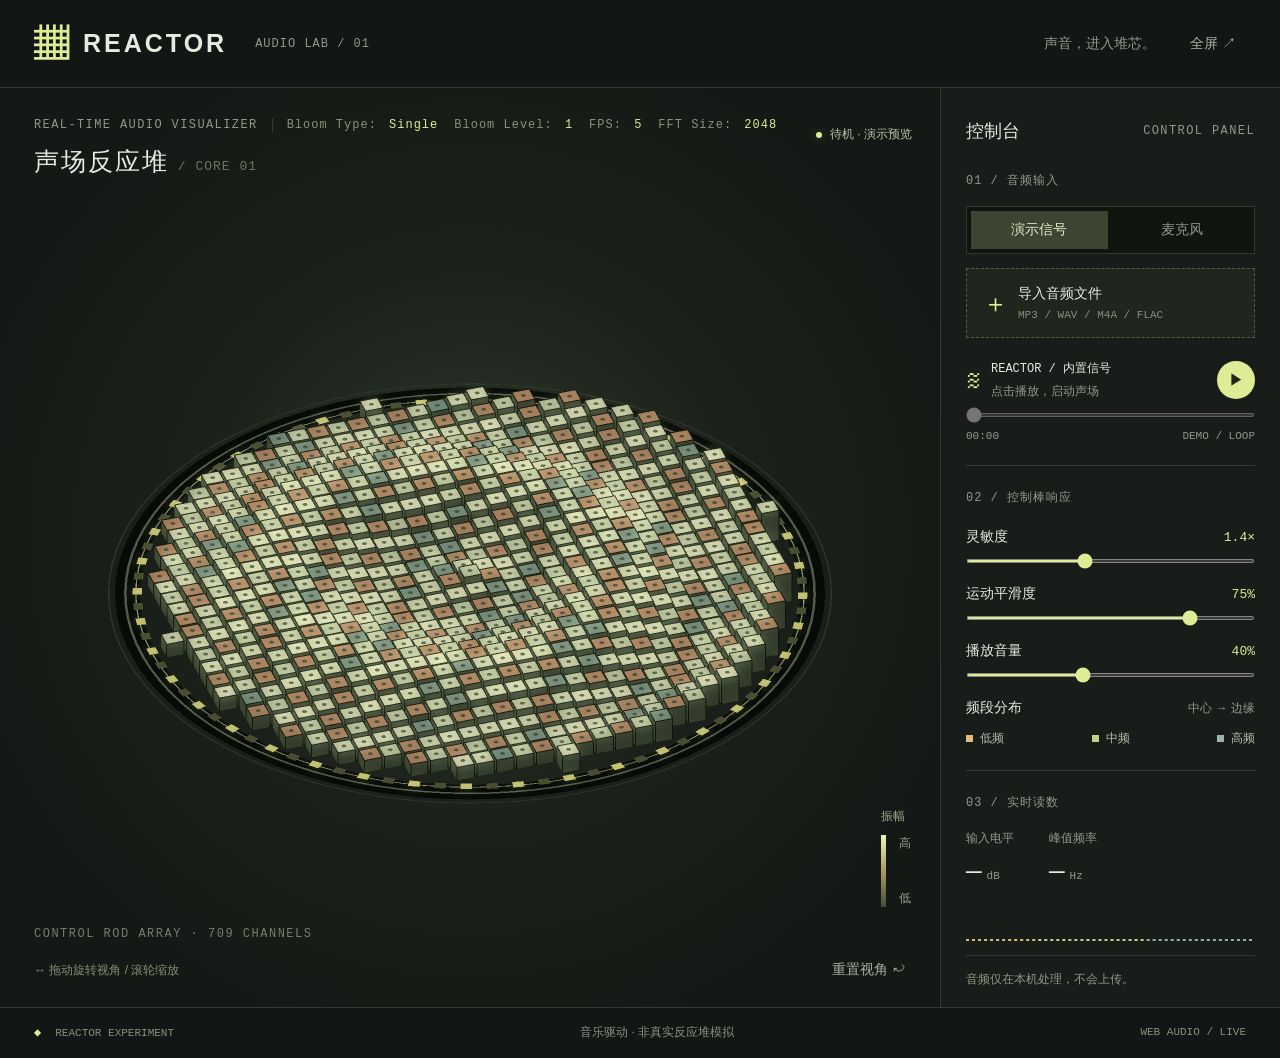
<file: WebGL1.0-Bloom/index.html>
<!doctype html>
<html lang="zh-CN">
<head>
  <meta charset="UTF-8">
  <meta name="viewport" content="width=device-width, initial-scale=1.0">
  <meta name="theme-color" content="#121614">
  <title>REACTOR — 声场反应堆</title>
  <meta name="description" content="让音乐驱动堆芯。基于控制棒阵列的实时音频可视化。">

  <link rel="icon" href="data:image/svg+xml,%3Csvg xmlns='http://www.w3.org/2000/svg' viewBox='0 0 32 32'%3E%3Crect width='32' height='32' rx='6' fill='%23121614'/%3E%3Cpath d='M7 23V15h4v8m3 0V6h4v17m3 0V11h4v12' stroke='%23dded84' stroke-width='3'/%3E%3C/svg%3E">
  <link rel="stylesheet" href="style.css">
</head>
<body>

  <header>
    <a class="brand" href="./">
      <span class="brand-icon">▦</span> REACTOR
      <span class="edition">AUDIO LAB / 01</span>
    </a>
    <span class="top-note">声音，进入堆芯。</span>
    <button id="fullscreen" class="plain">全屏 ↗</button>
  </header>

  <main>
    <section class="stage">

      <div class="stage-title">
        <div class="title-row">
          <div class="eyebrow">REAL-TIME AUDIO VISUALIZER</div>
          <div class="bloom-bar">
            <span>Bloom Type: <b id="bloomMode">—</b></span>
            <span>Bloom Level: <b id="bloomLevels">—</b></span>
            <span>FPS: <b id="fps">—</b></span>
            <span>FFT Size: <b id="fftSize">—</b></span>
          </div>
        </div>
        <h1>声场反应堆<span> / CORE 01</span></h1>
      </div>

      <div class="live">
        <i></i>
        <span id="status">待机 · 演示预览</span>
      </div>

      <canvas id="core" aria-label="圆形控制棒阵列，随音频频谱起伏的三维可视化"></canvas>

      <div class="axis top">
        CONTROL ROD ARRAY · <span id="count">709</span> CHANNELS
      </div>

      <div class="stage-bottom">
        <span>↔ 拖动旋转视角 <span class="desktop"> / 滚轮缩放</span></span>
        <button id="reset" class="plain">重置视角 ⤾</button>
      </div>

      <div class="scale">
        <span>振幅</span>
        <div></div>
        <span>高</span>
        <span>低</span>
      </div>

    </section>

    <aside>

      <div class="panel-title">
        <span>控制台</span>
        <span class="eyebrow">CONTROL PANEL</span>
      </div>

      <section class="source">
        <label class="caption">01 / 音频输入</label>

        <div class="source-tabs">
          <button id="demo" class="selected">演示信号</button>
          <button id="mic">麦克风</button>
        </div>

        <button id="upload" class="upload">
          <span>＋</span>
          <strong>导入音频文件</strong>
          <small>MP3 / WAV / M4A / FLAC</small>
        </button>
        <input id="file" type="file" hidden>

        <div class="track">
          <span class="track-icon">≋</span>
          <div>
            <strong id="trackname">REACTOR / 内置信号</strong>
            <small id="tracksub">点击播放，启动声场</small>
          </div>
          <button id="play" aria-label="播放">▶</button>
        </div>

        <div class="timeline">
          <input id="seek" aria-label="播放进度" type="range" min="0" max="100" value="0" step="0.1">
          <div>
            <span id="elapsed">00:00</span>
            <span id="duration">DEMO / LOOP</span>
          </div>
        </div>
      </section>

      <section>
        <label class="caption">02 / 控制棒响应</label>

        <div class="slider-title">
          <label for="gain">灵敏度</label>
          <output id="gainval">1.4×</output>
        </div>
        <input id="gain" type="range" min="0.3" max="3" value="1.4" step="0.1">

        <div class="slider-title">
          <label for="smooth">运动平滑度</label>
          <output id="smoothval">75%</output>
        </div>
        <input id="smooth" type="range" min="0" max="95" value="75">

        <div class="slider-title">
          <label for="volume">播放音量</label>
          <output id="volumeval">40%</output>
        </div>
        <input id="volume" type="range" min="0" max="100" value="40">

        <div class="slider-title">
          <span>频段分布</span>
          <span class="subtle">中心 → 边缘</span>
        </div>

        <div class="legend">
          <span><i class="low"></i>低频</span>
          <span><i class="mid"></i>中频</span>
          <span><i class="high"></i>高频</span>
        </div>
      </section>

      <section class="readings">
        <label class="caption">03 / 实时读数</label>

        <div class="meters">
          <div>
            <span>输入电平</span>
            <strong id="level">—<small>dB</small></strong>
          </div>
          <div>
            <span>峰值频率</span>
            <strong id="freq">—<small>Hz</small></strong>
          </div>
        </div>

        <canvas id="spectrum" aria-label="实时频谱"></canvas>
      </section>

      <p id="message" role="status">音频仅在本机处理，不会上传。</p>
    </aside>
  </main>

  <footer>
    <span><b>◈</b> REACTOR EXPERIMENT</span>
    <span>音乐驱动 · 非真实反应堆模拟</span>
    <span>WEB AUDIO / LIVE</span>
  </footer>

  <script src="app.js"></script>
</body>
</html>
</file>
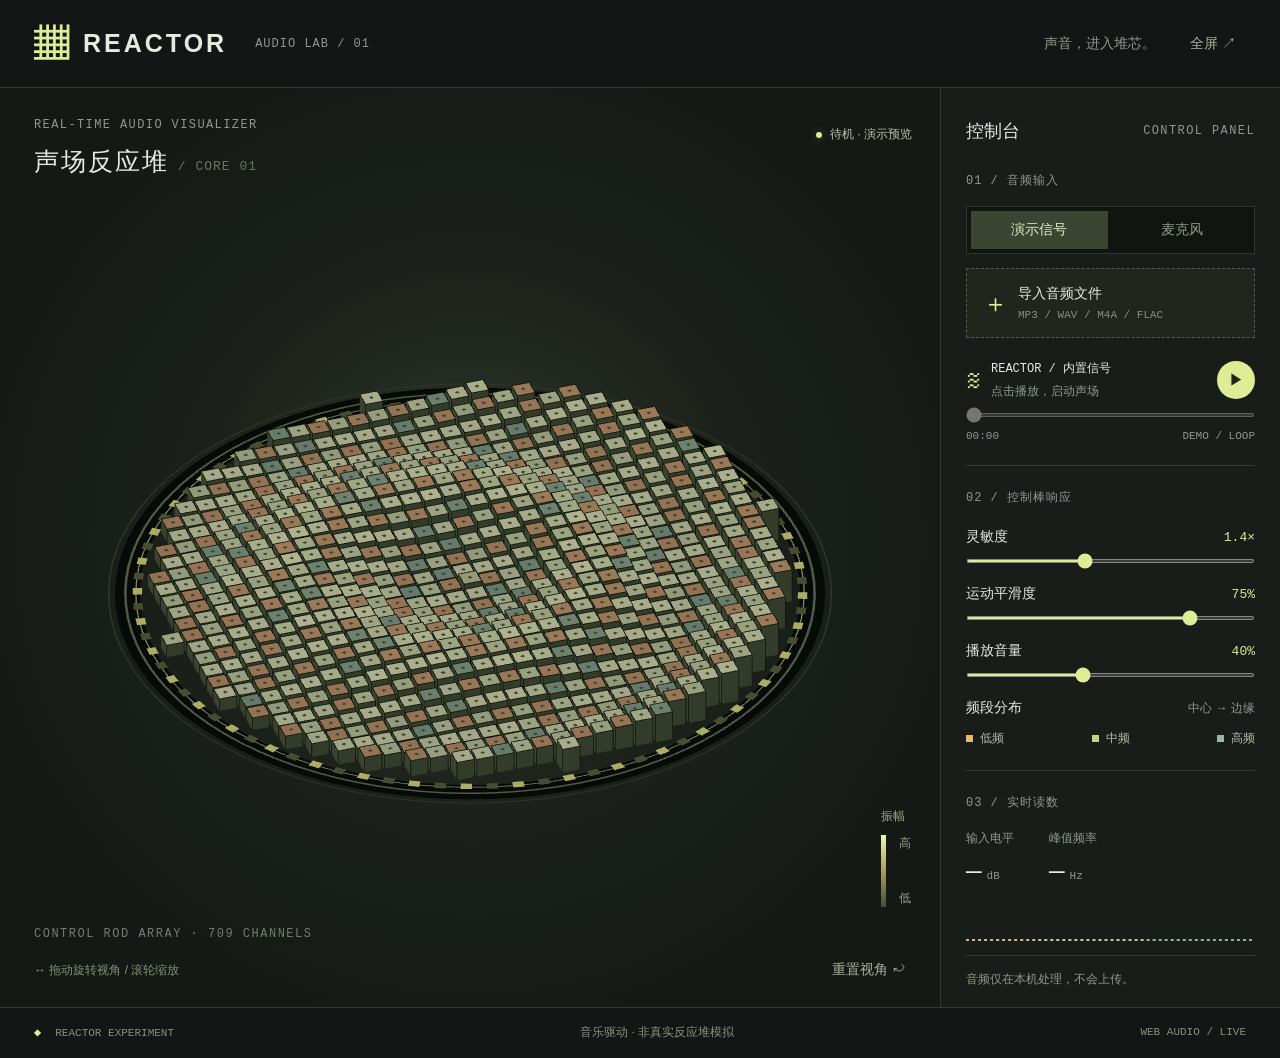
<file: WebGL1.0/index.html>
<!doctype html>
<html lang="zh-CN">
<head>
  <meta charset="UTF-8">
  <meta name="viewport" content="width=device-width, initial-scale=1.0">
  <meta name="theme-color" content="#121614">
  <title>REACTOR — 声场反应堆</title>
  <meta name="description" content="让音乐驱动堆芯。基于控制棒阵列的实时音频可视化。">

  <link rel="icon" href="data:image/svg+xml,%3Csvg xmlns='http://www.w3.org/2000/svg' viewBox='0 0 32 32'%3E%3Crect width='32' height='32' rx='6' fill='%23121614'/%3E%3Cpath d='M7 23V15h4v8m3 0V6h4v17m3 0V11h4v12' stroke='%23dded84' stroke-width='3'/%3E%3C/svg%3E">
  <link rel="stylesheet" href="style.css">
</head>
<body>

  <header>
    <a class="brand" href="./">
      <span class="brand-icon">▦</span> REACTOR
      <span class="edition">AUDIO LAB / 01</span>
    </a>
    <span class="top-note">声音，进入堆芯。</span>
    <button id="fullscreen" class="plain">全屏 ↗</button>
  </header>

  <main>
    <section class="stage">

      <div class="stage-title">
        <div class="eyebrow">REAL-TIME AUDIO VISUALIZER</div>
        <h1>声场反应堆<span> / CORE 01</span></h1>
      </div>

      <div class="live">
        <i></i>
        <span id="status">待机 · 演示预览</span>
      </div>

      <canvas id="core" aria-label="圆形控制棒阵列，随音频频谱起伏的三维可视化"></canvas>

      <div class="axis top">
        CONTROL ROD ARRAY · <span id="count">709</span> CHANNELS
      </div>

      <div class="stage-bottom">
        <span>↔ 拖动旋转视角 <span class="desktop"> / 滚轮缩放</span></span>
        <button id="reset" class="plain">重置视角 ⤾</button>
      </div>

      <div class="scale">
        <span>振幅</span>
        <div></div>
        <span>高</span>
        <span>低</span>
      </div>

    </section>

    <aside>

      <div class="panel-title">
        <span>控制台</span>
        <span class="eyebrow">CONTROL PANEL</span>
      </div>

      <section class="source">
        <label class="caption">01 / 音频输入</label>

        <div class="source-tabs">
          <button id="demo" class="selected">演示信号</button>
          <button id="mic">麦克风</button>
        </div>

        <button id="upload" class="upload">
          <span>＋</span>
          <strong>导入音频文件</strong>
          <small>MP3 / WAV / M4A / FLAC</small>
        </button>
        <input id="file" type="file" hidden>

        <div class="track">
          <span class="track-icon">≋</span>
          <div>
            <strong id="trackname">REACTOR / 内置信号</strong>
            <small id="tracksub">点击播放，启动声场</small>
          </div>
          <button id="play" aria-label="播放">▶</button>
        </div>

        <div class="timeline">
          <input id="seek" aria-label="播放进度" type="range" min="0" max="100" value="0" step="0.1">
          <div>
            <span id="elapsed">00:00</span>
            <span id="duration">DEMO / LOOP</span>
          </div>
        </div>
      </section>

      <section>
        <label class="caption">02 / 控制棒响应</label>

        <div class="slider-title">
          <label for="gain">灵敏度</label>
          <output id="gainval">1.4×</output>
        </div>
        <input id="gain" type="range" min="0.3" max="3" value="1.4" step="0.1">

        <div class="slider-title">
          <label for="smooth">运动平滑度</label>
          <output id="smoothval">75%</output>
        </div>
        <input id="smooth" type="range" min="0" max="95" value="75">

        <div class="slider-title">
          <label for="volume">播放音量</label>
          <output id="volumeval">40%</output>
        </div>
        <input id="volume" type="range" min="0" max="100" value="40">

        <div class="slider-title">
          <span>频段分布</span>
          <span class="subtle">中心 → 边缘</span>
        </div>

        <div class="legend">
          <span><i class="low"></i>低频</span>
          <span><i class="mid"></i>中频</span>
          <span><i class="high"></i>高频</span>
        </div>
      </section>

      <section class="readings">
        <label class="caption">03 / 实时读数</label>

        <div class="meters">
          <div>
            <span>输入电平</span>
            <strong id="level">—<small>dB</small></strong>
          </div>
          <div>
            <span>峰值频率</span>
            <strong id="freq">—<small>Hz</small></strong>
          </div>
        </div>

        <canvas id="spectrum" aria-label="实时频谱"></canvas>
      </section>

      <p id="message" role="status">音频仅在本机处理，不会上传。</p>
    </aside>
  </main>

  <footer>
    <span><b>◈</b> REACTOR EXPERIMENT</span>
    <span>音乐驱动 · 非真实反应堆模拟</span>
    <span>WEB AUDIO / LIVE</span>
  </footer>

  <script src="app.js"></script>
</body>
</html>
</file>
<file: WebGL1.0-Bloom/style.css>
:root{color-scheme:dark;--bg:#121614;--panel:#191d1a;--line:#343a32;--muted:#8e998a;--text:#e6eadf;--accent:#deec95}
*{box-sizing:border-box}
.title-row{display:flex;align-items:baseline;gap:14px;white-space:nowrap}
.bloom-bar{display:flex;gap:16px;align-items:baseline;padding-left:14px;border-left:1px solid var(--line);font:12px monospace;color:#87917e;letter-spacing:1px}
.bloom-bar b{color:var(--accent);font-weight:400;margin-left:4px}
@media(max-width:700px){.bloom-bar{display:none}}
body{margin:0;background:var(--bg);color:var(--text);font-family:Arial,"PingFang SC",sans-serif;font-size:16px}
button,a,input{-webkit-tap-highlight-color:transparent}
button{font:inherit;color:inherit;cursor:pointer}
button:focus-visible,a:focus-visible,input:focus-visible{outline:2px solid var(--accent);outline-offset:4px}

header{height:88px;padding:0 34px;display:flex;align-items:center;gap:24px;border-bottom:1px solid var(--line)}
.brand{text-decoration:none;color:var(--text);font-size:25px;letter-spacing:3px;font-weight:700;display:flex;align-items:center;gap:12px}
.brand-icon{font-size:34px;color:var(--accent)}
.edition{font:12px monospace;letter-spacing:1px;color:var(--muted);margin-left:16px}
.top-note{font-size:14px;color:var(--muted);margin-left:auto}
.plain{background:none;border:0;color:#a8b29f;font-size:14px;padding:10px}

main{display:grid;grid-template-columns:minmax(0,1fr) 340px;min-height:calc(100svh - 137px)}
.stage{position:relative;min-height:680px;overflow:hidden;background:radial-gradient(ellipse at 50% 49%,#30382b 0%,#1b211a 43%,#141915 78%)}
.stage-title{position:absolute;top:30px;left:34px;z-index:1;pointer-events:none}
.eyebrow{font:12px monospace;letter-spacing:1.4px;color:var(--muted)}
h1{font-size:25px;font-weight:500;letter-spacing:2px;margin:13px 0}
h1 span{font:13px monospace;color:#697561;letter-spacing:1px}
.live{position:absolute;top:38px;right:28px;display:flex;gap:8px;align-items:center;font-size:12px;color:#bdc5ad}
.live i{width:6px;height:6px;background:var(--accent);border-radius:50%;box-shadow:0 0 10px #deec9544}
#core{width:100%;height:100%;position:absolute;inset:0;touch-action:none;cursor:grab}
#core:active{cursor:grabbing}
.axis{position:absolute;bottom:66px;left:34px;font:12px monospace;letter-spacing:1.5px;color:#737e6c;pointer-events:none}
.stage-bottom{position:absolute;bottom:18px;left:34px;right:24px;display:flex;align-items:center;justify-content:space-between;color:#839078;font-size:12px}
.scale{position:absolute;right:25px;bottom:100px;display:grid;grid-template-columns:8px 16px;gap:10px;font-size:12px;color:#99a58d}
.scale span:first-child{grid-column:1/3}
.scale div{grid-row:2/4;background:linear-gradient(#eff7b4,#a99c5e,#454c3c);width:5px;height:72px}
.scale span:last-child{align-self:end}

aside{background:var(--panel);border-left:1px solid var(--line);padding:27px 25px 18px}
.panel-title{display:flex;justify-content:space-between;align-items:center;margin:4px 0 29px}
.panel-title>span:first-child{font-size:18px}
aside section{padding-bottom:23px;margin-bottom:23px;border-bottom:1px solid var(--line)}
.caption{display:block;color:#8e998a;font:12px monospace;letter-spacing:1px;margin-bottom:17px}
.source-tabs{display:flex;gap:6px;padding:4px;background:#101510;border:1px solid #31392d}
.source-tabs button{flex:1;background:transparent;border:0;font-size:14px;padding:10px 0;color:#8e998a}
.source-tabs button.selected{background:#3c4432;color:#e4edc8}
.upload{background:#20261d;border:1px dashed #535d44;width:100%;margin-top:14px;padding:16px;display:grid;grid-template-columns:25px 1fr;text-align:left;gap:6px 10px}
.upload>span{grid-row:1/3;font-size:25px;align-self:center;color:var(--accent)}
.upload strong{font-size:14px;font-weight:400}
.upload small{font:11px monospace;color:#85917b}
.upload:hover{border-color:var(--accent);background:#2a3222}
.track{display:flex;align-items:center;gap:10px;margin:22px 0 10px;min-width:0}
.track-icon{font-size:30px;color:var(--accent)}
.track>div{flex:1;min-width:0}
.track strong{display:block;overflow:hidden;text-overflow:ellipsis;white-space:nowrap;font:12px monospace}
.track small{display:block;color:var(--muted);font-size:12px;margin-top:6px}
#play{width:38px;height:38px;border:0;background:var(--accent);color:#202617;flex-shrink:0;border-radius:50%;font-size:15px}
.timeline>div{display:flex;justify-content:space-between;font:11px monospace;color:var(--muted);margin-top:7px}
input[type=range]{width:100%;accent-color:var(--accent);height:4px;display:block;margin:13px 0;cursor:pointer}
.slider-title{display:flex;align-items:center;justify-content:space-between;font-size:14px;margin-top:22px}
.slider-title output{font:13px monospace;color:var(--accent)}
.subtle{font-size:12px;color:var(--muted)}
.legend{display:flex;justify-content:space-between;margin-top:13px;font-size:12px;color:#b4bcaa}
.legend i{display:inline-block;height:7px;width:7px;margin-right:7px}
.low{background:#e6ba76}
.mid{background:#c5d185}
.high{background:#99b4a9}
.meters{display:flex;gap:35px}
.meters>div>span{font-size:12px;color:var(--muted)}
.meters strong{display:block;font:26px monospace;margin:10px 0}
.meters small{font:11px monospace;color:var(--muted);margin-left:5px}
#spectrum{width:100%;height:44px;display:block}
.readings{margin-bottom:13px;padding-bottom:14px}
#message{font-size:12px;color:#8f9a85;line-height:1.7;margin:0}

footer{border-top:1px solid var(--line);min-height:49px;display:flex;align-items:center;justify-content:space-between;padding:12px 34px;font:11px monospace;color:#87917e;gap:15px}
footer b{color:var(--accent);margin-right:8px}
footer span:nth-child(2){font:12px Arial}

@media(min-width:1500px){main{grid-template-columns:minmax(0,1fr) 370px}aside{padding:30px}.stage{min-height:760px}}
@media(max-width:1000px){.edition{display:none}.live{top:108px;left:34px;right:auto}main{grid-template-columns:minmax(0,1fr) 300px}aside{padding:25px 20px}.stage{min-height:720px}}
@media(max-width:700px){header{height:70px;padding:0 20px}.brand{font-size:20px}.top-note{display:none}header>.plain{margin-left:auto}main{display:block}.stage{height:65svh;min-height:450px}.stage-title{top:24px;left:20px}h1{font-size:22px}.live{top:103px;left:20px}aside{border-left:0;border-top:1px solid var(--line);padding:25px}.stage-bottom,.axis{left:20px}.axis{font-size:10px}.scale{right:18px}.desktop{display:none}footer{padding:18px 20px;flex-wrap:wrap}footer span:last-child{display:none}.panel-title{margin-bottom:24px}}
</file>
<file: WebGL1.0/style.css>
:root{color-scheme:dark;--bg:#121614;--panel:#191d1a;--line:#343a32;--muted:#8e998a;--text:#e6eadf;--accent:#deec95}
*{box-sizing:border-box}
body{margin:0;background:var(--bg);color:var(--text);font-family:Arial,"PingFang SC",sans-serif;font-size:16px}
button,a,input{-webkit-tap-highlight-color:transparent}
button{font:inherit;color:inherit;cursor:pointer}
button:focus-visible,a:focus-visible,input:focus-visible{outline:2px solid var(--accent);outline-offset:4px}

header{height:88px;padding:0 34px;display:flex;align-items:center;gap:24px;border-bottom:1px solid var(--line)}
.brand{text-decoration:none;color:var(--text);font-size:25px;letter-spacing:3px;font-weight:700;display:flex;align-items:center;gap:12px}
.brand-icon{font-size:34px;color:var(--accent)}
.edition{font:12px monospace;letter-spacing:1px;color:var(--muted);margin-left:16px}
.top-note{font-size:14px;color:var(--muted);margin-left:auto}
.plain{background:none;border:0;color:#a8b29f;font-size:14px;padding:10px}

main{display:grid;grid-template-columns:minmax(0,1fr) 340px;min-height:calc(100svh - 137px)}
.stage{position:relative;min-height:680px;overflow:hidden;background:radial-gradient(ellipse at 50% 49%,#30382b 0%,#1b211a 43%,#141915 78%)}
.stage-title{position:absolute;top:30px;left:34px;z-index:1;pointer-events:none}
.eyebrow{font:12px monospace;letter-spacing:1.4px;color:var(--muted)}
h1{font-size:25px;font-weight:500;letter-spacing:2px;margin:13px 0}
h1 span{font:13px monospace;color:#697561;letter-spacing:1px}
.live{position:absolute;top:38px;right:28px;display:flex;gap:8px;align-items:center;font-size:12px;color:#bdc5ad}
.live i{width:6px;height:6px;background:var(--accent);border-radius:50%;box-shadow:0 0 10px #deec9544}
#core{width:100%;height:100%;position:absolute;inset:0;touch-action:none;cursor:grab}
#core:active{cursor:grabbing}
.axis{position:absolute;bottom:66px;left:34px;font:12px monospace;letter-spacing:1.5px;color:#737e6c;pointer-events:none}
.stage-bottom{position:absolute;bottom:18px;left:34px;right:24px;display:flex;align-items:center;justify-content:space-between;color:#839078;font-size:12px}
.scale{position:absolute;right:25px;bottom:100px;display:grid;grid-template-columns:8px 16px;gap:10px;font-size:12px;color:#99a58d}
.scale span:first-child{grid-column:1/3}
.scale div{grid-row:2/4;background:linear-gradient(#eff7b4,#a99c5e,#454c3c);width:5px;height:72px}
.scale span:last-child{align-self:end}

aside{background:var(--panel);border-left:1px solid var(--line);padding:27px 25px 18px}
.panel-title{display:flex;justify-content:space-between;align-items:center;margin:4px 0 29px}
.panel-title>span:first-child{font-size:18px}
aside section{padding-bottom:23px;margin-bottom:23px;border-bottom:1px solid var(--line)}
.caption{display:block;color:#8e998a;font:12px monospace;letter-spacing:1px;margin-bottom:17px}
.source-tabs{display:flex;gap:6px;padding:4px;background:#101510;border:1px solid #31392d}
.source-tabs button{flex:1;background:transparent;border:0;font-size:14px;padding:10px 0;color:#8e998a}
.source-tabs button.selected{background:#3c4432;color:#e4edc8}
.upload{background:#20261d;border:1px dashed #535d44;width:100%;margin-top:14px;padding:16px;display:grid;grid-template-columns:25px 1fr;text-align:left;gap:6px 10px}
.upload>span{grid-row:1/3;font-size:25px;align-self:center;color:var(--accent)}
.upload strong{font-size:14px;font-weight:400}
.upload small{font:11px monospace;color:#85917b}
.upload:hover{border-color:var(--accent);background:#2a3222}
.track{display:flex;align-items:center;gap:10px;margin:22px 0 10px;min-width:0}
.track-icon{font-size:30px;color:var(--accent)}
.track>div{flex:1;min-width:0}
.track strong{display:block;overflow:hidden;text-overflow:ellipsis;white-space:nowrap;font:12px monospace}
.track small{display:block;color:var(--muted);font-size:12px;margin-top:6px}
#play{width:38px;height:38px;border:0;background:var(--accent);color:#202617;flex-shrink:0;border-radius:50%;font-size:15px}
.timeline>div{display:flex;justify-content:space-between;font:11px monospace;color:var(--muted);margin-top:7px}
input[type=range]{width:100%;accent-color:var(--accent);height:4px;display:block;margin:13px 0;cursor:pointer}
.slider-title{display:flex;align-items:center;justify-content:space-between;font-size:14px;margin-top:22px}
.slider-title output{font:13px monospace;color:var(--accent)}
.subtle{font-size:12px;color:var(--muted)}
.legend{display:flex;justify-content:space-between;margin-top:13px;font-size:12px;color:#b4bcaa}
.legend i{display:inline-block;height:7px;width:7px;margin-right:7px}
.low{background:#e6ba76}
.mid{background:#c5d185}
.high{background:#99b4a9}
.meters{display:flex;gap:35px}
.meters>div>span{font-size:12px;color:var(--muted)}
.meters strong{display:block;font:26px monospace;margin:10px 0}
.meters small{font:11px monospace;color:var(--muted);margin-left:5px}
#spectrum{width:100%;height:44px;display:block}
.readings{margin-bottom:13px;padding-bottom:14px}
#message{font-size:12px;color:#8f9a85;line-height:1.7;margin:0}

footer{border-top:1px solid var(--line);min-height:49px;display:flex;align-items:center;justify-content:space-between;padding:12px 34px;font:11px monospace;color:#87917e;gap:15px}
footer b{color:var(--accent);margin-right:8px}
footer span:nth-child(2){font:12px Arial}

@media(min-width:1500px){main{grid-template-columns:minmax(0,1fr) 370px}aside{padding:30px}.stage{min-height:760px}}
@media(max-width:1000px){.edition{display:none}.live{top:108px;left:34px;right:auto}main{grid-template-columns:minmax(0,1fr) 300px}aside{padding:25px 20px}.stage{min-height:720px}}
@media(max-width:700px){header{height:70px;padding:0 20px}.brand{font-size:20px}.top-note{display:none}header>.plain{margin-left:auto}main{display:block}.stage{height:65svh;min-height:450px}.stage-title{top:24px;left:20px}h1{font-size:22px}.live{top:103px;left:20px}aside{border-left:0;border-top:1px solid var(--line);padding:25px}.stage-bottom,.axis{left:20px}.axis{font-size:10px}.scale{right:18px}.desktop{display:none}footer{padding:18px 20px;flex-wrap:wrap}footer span:last-child{display:none}.panel-title{margin-bottom:24px}}
</file>
